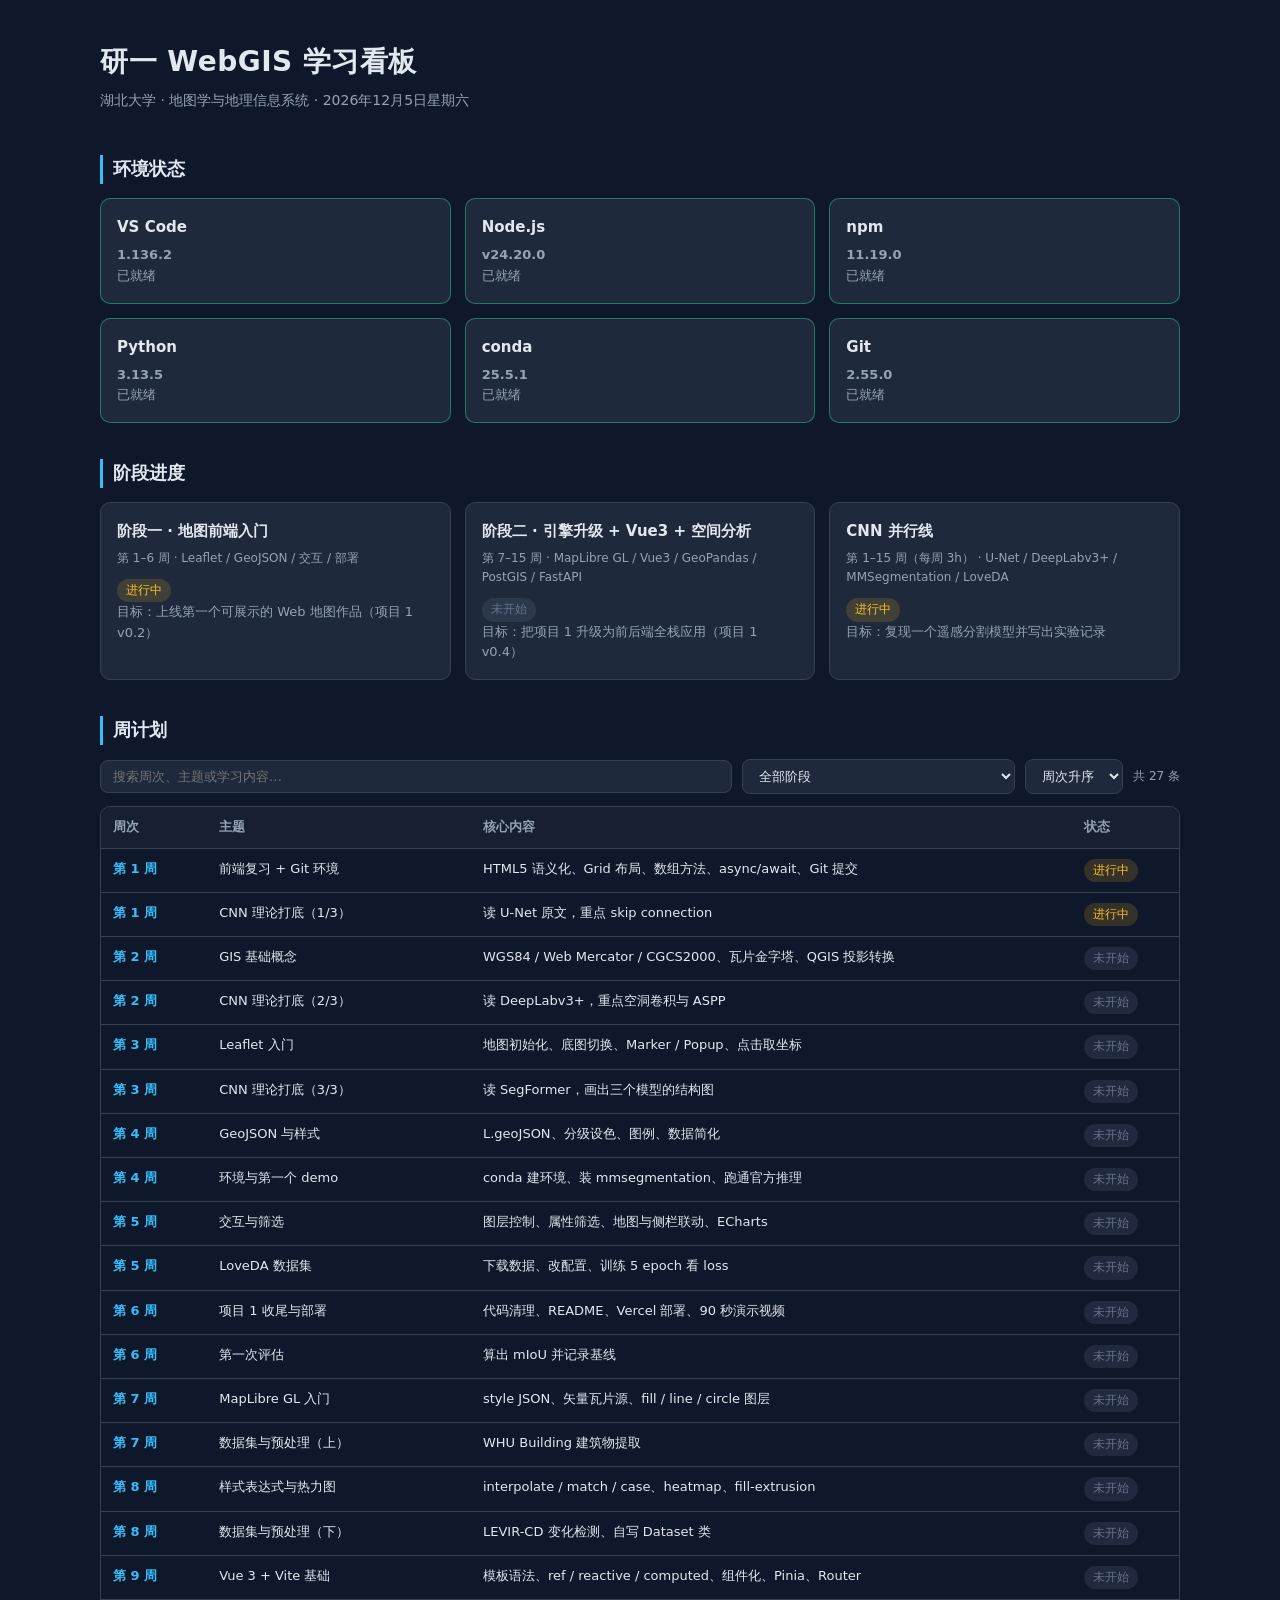
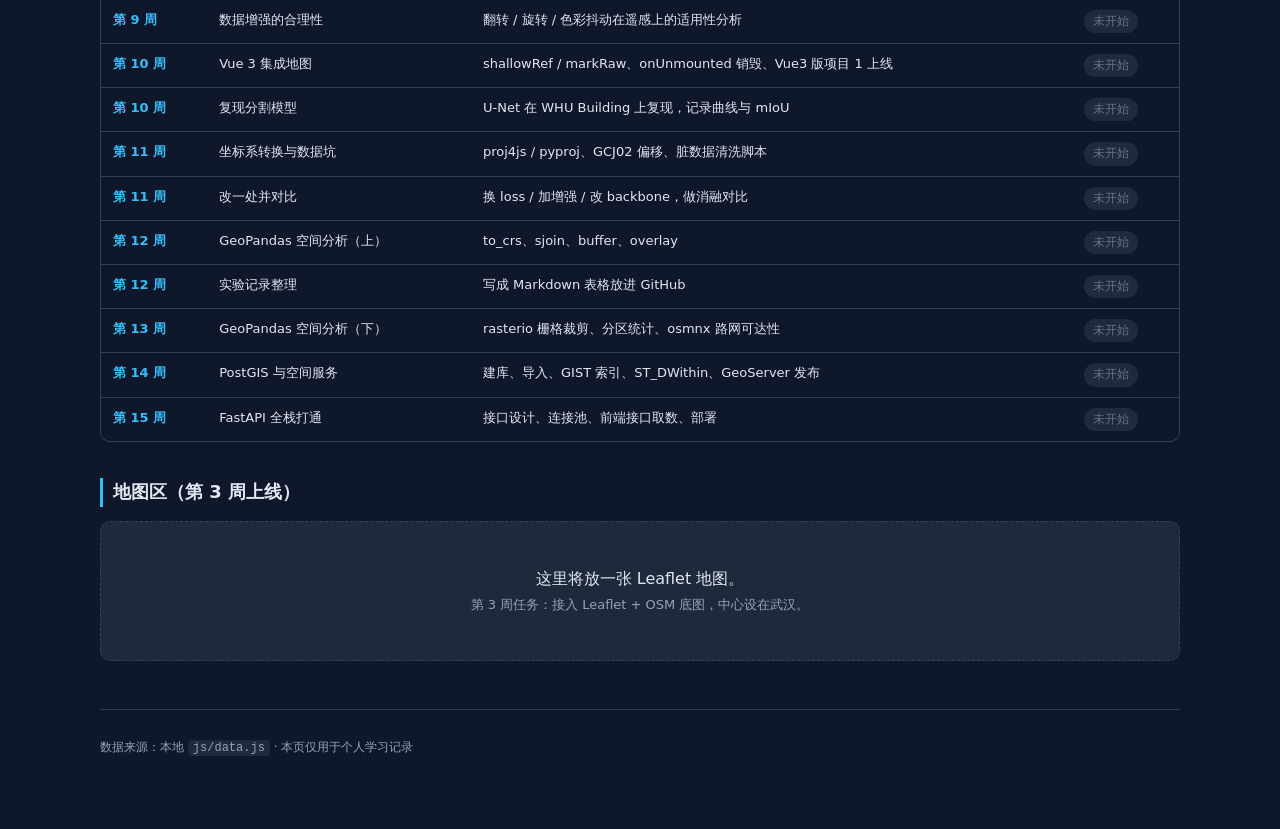
<file: index.html>
<!DOCTYPE html>
<html lang="zh-CN">
<head>
  <meta charset="UTF-8" />
  <meta name="viewport" content="width=device-width, initial-scale=1.0" />
  <title>研一 WebGIS 学习看板</title>
  <link rel="stylesheet" href="./css/style.css" />
</head>
<body>
  <header class="site-header">
    <h1>研一 WebGIS 学习看板</h1>
    <p class="subtitle">
      湖北大学 · 地图学与地理信息系统 ·
      <span id="today"></span>
    </p>
  </header>

  <main>
    <!-- 1. 环境状态：JS 往这里插卡片 -->
    <section class="block">
      <h2>环境状态</h2>
      <div id="env-grid" class="card-grid"></div>
    </section>

    <!-- 2. 阶段进度：JS 往这里插卡片 -->
    <section class="block">
      <h2>阶段进度</h2>
      <div id="phase-grid" class="card-grid"></div>
    </section>

    <!-- 3. 周计划表：支持搜索 / 筛选 / 排序 -->
    <section class="block">
      <h2>周计划</h2>

      <div class="toolbar">
        <input
          id="search-input"
          type="search"
          placeholder="搜索周次、主题或学习内容…"
          aria-label="搜索周计划"
        />
        <select id="phase-select" aria-label="按阶段筛选">
          <option value="all">全部阶段</option>
          <option value="1">阶段一 · 地图前端入门</option>
          <option value="2">阶段二 · 引擎升级 + Vue3 + 空间分析</option>
          <option value="3">CNN 并行线</option>
        </select>
        <select id="sort-select" aria-label="排序方式">
          <option value="asc">周次升序</option>
          <option value="desc">周次降序</option>
        </select>
        <span id="result-count" class="result-count"></span>
      </div>

      <div class="table-wrap">
        <table class="roadmap-table">
          <thead>
            <tr>
              <th>周次</th>
              <th>主题</th>
              <th>核心内容</th>
              <th>状态</th>
            </tr>
          </thead>
          <tbody id="roadmap-body"></tbody>
        </table>
      </div>
    </section>

    <!-- 4. 地图占位：第 3 周替换成真正的 Leaflet 地图 -->
    <section class="block">
      <h2>地图区（第 3 周上线）</h2>
      <div id="map-placeholder" class="map-placeholder">
        <p>这里将放一张 Leaflet 地图。</p>
        <p class="muted">第 3 周任务：接入 Leaflet + OSM 底图，中心设在武汉。</p>
      </div>
    </section>
  </main>

  <footer class="site-footer">
    <p>
      数据来源：本地 <code>js/data.js</code> ·
      本页仅用于个人学习记录
    </p>
  </footer>

  <script src="./js/data.js"></script>
  <script src="./js/app.js"></script>
</body>
</html>
</file>
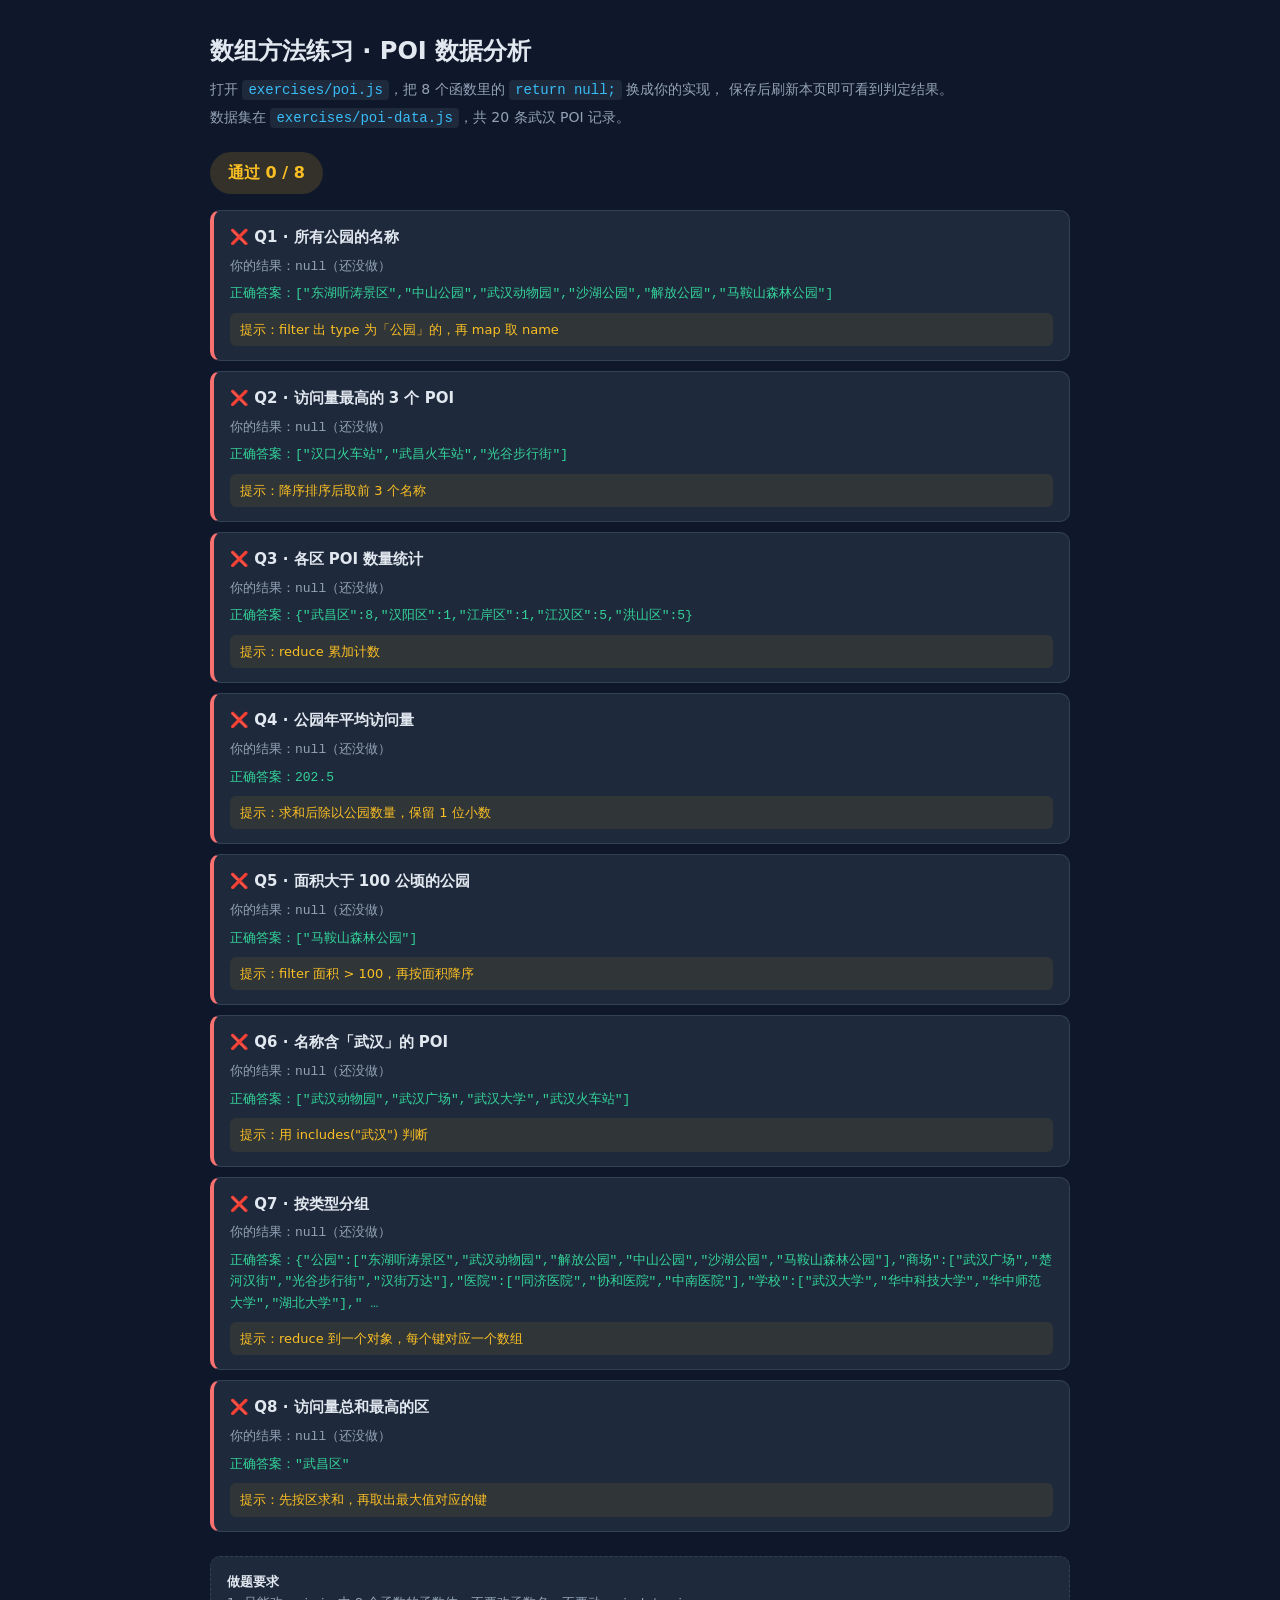
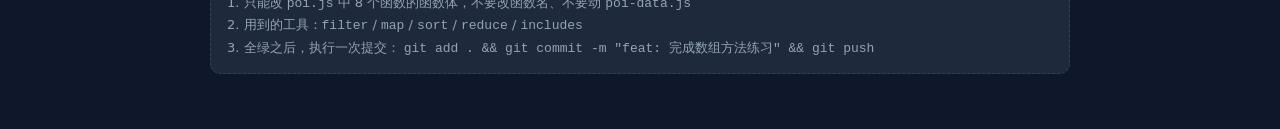
<file: exercises/poi.html>
<!DOCTYPE html>
<html lang="zh-CN">
<head>
  <meta charset="UTF-8" />
  <meta name="viewport" content="width=device-width, initial-scale=1.0" />
  <title>数组方法练习 · POI 数据分析</title>
  <style>
    :root {
      --bg: #0f172a;
      --card: #1e293b;
      --border: #334155;
      --text: #e2e8f0;
      --muted: #94a3b8;
      --ok: #34d399;
      --fail: #f87171;
      --accent: #38bdf8;
    }
    * { box-sizing: border-box; }
    body {
      margin: 0;
      padding: 32px 20px 60px;
      background: var(--bg);
      color: var(--text);
      font-family: "Segoe UI", "Microsoft YaHei", system-ui, sans-serif;
      line-height: 1.65;
    }
    .wrap { max-width: 860px; margin: 0 auto; }
    h1 { margin: 0 0 6px; font-size: 24px; }
    .lead { color: var(--muted); font-size: 14px; margin: 0 0 4px; }
    .lead code {
      background: var(--card);
      padding: 2px 6px;
      border-radius: 4px;
      color: var(--accent);
    }
    #summary {
      display: inline-block;
      margin: 18px 0 6px;
      padding: 8px 18px;
      border-radius: 999px;
      font-weight: 700;
      font-size: 16px;
    }
    #summary.doing { background: rgba(251,191,36,.15); color: #fbbf24; }
    #summary.done  { background: rgba(52,211,153,.15); color: var(--ok); }
    #results { margin-top: 10px; }
    .q {
      background: var(--card);
      border: 1px solid var(--border);
      border-left-width: 4px;
      border-radius: 10px;
      padding: 14px 16px;
      margin-bottom: 10px;
    }
    .q.pass { border-left-color: var(--ok); }
    .q.fail { border-left-color: var(--fail); }
    .q-head { font-weight: 600; font-size: 15px; }
    .q-detail {
      margin-top: 6px;
      font-size: 13px;
      color: var(--muted);
      word-break: break-all;
      font-family: Consolas, "Courier New", monospace;
    }
    .q-detail.err { color: var(--fail); }
    .q-detail.exp { color: var(--ok); }
    .q-hint {
      margin-top: 8px;
      font-size: 13px;
      color: #fbbf24;
      background: rgba(251,191,36,.08);
      border-radius: 6px;
      padding: 6px 10px;
    }
    .tip {
      margin-top: 24px;
      padding: 14px 16px;
      background: var(--card);
      border: 1px dashed var(--border);
      border-radius: 10px;
      font-size: 13px;
      color: var(--muted);
    }
    .tip strong { color: var(--text); }
    a { color: var(--accent); }
  </style>
</head>
<body>
  <div class="wrap">
    <h1>数组方法练习 · POI 数据分析</h1>
    <p class="lead">
      打开 <code>exercises/poi.js</code>，把 8 个函数里的 <code>return null;</code> 换成你的实现，
      保存后刷新本页即可看到判定结果。
    </p>
    <p class="lead">
      数据集在 <code>exercises/poi-data.js</code>，共 20 条武汉 POI 记录。
    </p>

    <div id="summary">加载中…</div>
    <div id="results"></div>

    <div class="tip">
      <strong>做题要求</strong><br />
      1. 只能改 <code>poi.js</code> 中 8 个函数的函数体，不要改函数名、不要动 <code>poi-data.js</code><br />
      2. 用到的工具：<code>filter</code> / <code>map</code> / <code>sort</code> / <code>reduce</code> / <code>includes</code><br />
      3. 全绿之后，执行一次提交：
      <code>git add . &amp;&amp; git commit -m "feat: 完成数组方法练习" &amp;&amp; git push</code>
    </div>
  </div>

  <script src="./poi-data.js"></script>
  <script src="./poi.js"></script>
</body>
</html>
</file>
<file: css/style.css>
/* ==========================================================================
   研一 WebGIS 学习看板 · 样式
   第 1 周重点：Grid 布局 + 媒体查询（窄屏卡片自动堆叠）
   ========================================================================== */

:root {
  --bg: #0f172a;
  --bg-soft: #1e293b;
  --bg-card: #1e293b;
  --border: #334155;
  --text: #e2e8f0;
  --text-muted: #94a3b8;
  --accent: #38bdf8;
  --accent-soft: rgba(56, 189, 248, 0.12);
  --ok: #34d399;
  --doing: #fbbf24;
  --todo: #64748b;
  --radius: 10px;
}

* {
  box-sizing: border-box;
}

body {
  margin: 0;
  padding: 0 20px 60px;
  background: var(--bg);
  color: var(--text);
  font-family: "Segoe UI", "Microsoft YaHei", system-ui, sans-serif;
  line-height: 1.6;
}

/* ---------- 页头 ---------- */

.site-header {
  max-width: 1080px;
  margin: 0 auto;
  padding: 40px 0 8px;
}

.site-header h1 {
  margin: 0 0 4px;
  font-size: 28px;
  letter-spacing: 0.5px;
}

.subtitle {
  margin: 0;
  color: var(--text-muted);
  font-size: 14px;
}

main {
  max-width: 1080px;
  margin: 0 auto;
}

.block {
  margin-top: 36px;
}

.block h2 {
  margin: 0 0 14px;
  font-size: 18px;
  font-weight: 600;
  padding-left: 10px;
  border-left: 3px solid var(--accent);
}

/* ---------- 卡片网格（本周核心练习点） ---------- */

.card-grid {
  display: grid;
  grid-template-columns: repeat(3, 1fr); /* 桌面：3 列 */
  gap: 14px;
}

.card {
  background: var(--bg-card);
  border: 1px solid var(--border);
  border-radius: var(--radius);
  padding: 16px;
}

.card h3 {
  margin: 0 0 6px;
  font-size: 15px;
}

.card .card-meta {
  margin: 0 0 8px;
  font-size: 12px;
  color: var(--text-muted);
}

.card p {
  margin: 0;
  font-size: 13px;
  color: var(--text-muted);
}

.card.is-ok {
  border-color: rgba(52, 211, 153, 0.45);
}

.card.is-todo {
  border-color: var(--border);
}

.value {
  font-size: 20px;
  font-weight: 700;
  color: var(--accent);
}

/* ---------- 工具条 ---------- */

.toolbar {
  display: flex;
  flex-wrap: wrap;
  align-items: center;
  gap: 10px;
  margin-bottom: 12px;
}

.toolbar input[type="search"],
.toolbar select {
  background: var(--bg-soft);
  color: var(--text);
  border: 1px solid var(--border);
  border-radius: 8px;
  padding: 8px 12px;
  font-size: 13px;
  font-family: inherit;
  outline: none;
}

.toolbar input[type="search"] {
  flex: 1 1 240px;
  min-width: 200px;
}

.toolbar input[type="search"]:focus,
.toolbar select:focus {
  border-color: var(--accent);
  box-shadow: 0 0 0 3px var(--accent-soft);
}

.result-count {
  font-size: 12px;
  color: var(--text-muted);
  margin-left: auto;
}

/* ---------- 表格 ---------- */

.table-wrap {
  overflow-x: auto;
  border: 1px solid var(--border);
  border-radius: var(--radius);
}

.roadmap-table {
  width: 100%;
  border-collapse: collapse;
  font-size: 13px;
}

.roadmap-table th,
.roadmap-table td {
  padding: 10px 12px;
  text-align: left;
  border-bottom: 1px solid var(--border);
  vertical-align: top;
}

.roadmap-table thead th {
  background: #172033;
  color: var(--text-muted);
  font-weight: 600;
  white-space: nowrap;
}

.roadmap-table tbody tr:last-child td {
  border-bottom: none;
}

.roadmap-table tbody tr:hover {
  background: rgba(56, 189, 248, 0.05);
}

.week-cell {
  font-weight: 700;
  color: var(--accent);
  white-space: nowrap;
}

/* ---------- 状态标签 ---------- */

.badge {
  display: inline-block;
  padding: 2px 9px;
  border-radius: 999px;
  font-size: 12px;
  white-space: nowrap;
}

.badge.done {
  background: rgba(52, 211, 153, 0.15);
  color: var(--ok);
}

.badge.doing {
  background: rgba(251, 191, 36, 0.15);
  color: var(--doing);
}

.badge.todo {
  background: rgba(100, 116, 139, 0.2);
  color: var(--todo);
}

.empty-row td {
  text-align: center;
  color: var(--text-muted);
  padding: 24px;
}

/* ---------- 地图占位 ---------- */

.map-placeholder {
  border: 1px dashed var(--border);
  border-radius: var(--radius);
  padding: 40px 20px;
  text-align: center;
  background: var(--bg-soft);
}

.map-placeholder p {
  margin: 4px 0;
}

.muted {
  color: var(--text-muted);
  font-size: 13px;
}

/* ---------- 页脚 ---------- */

.site-footer {
  max-width: 1080px;
  margin: 48px auto 0;
  padding-top: 16px;
  border-top: 1px solid var(--border);
  color: var(--text-muted);
  font-size: 12px;
}

code {
  background: var(--bg-soft);
  padding: 1px 5px;
  border-radius: 4px;
  font-size: 12px;
}

/* ==========================================================================
   媒体查询：窄屏卡片自动堆叠（第 1 周练习点）
   ========================================================================== */

@media (max-width: 900px) {
  .card-grid {
    grid-template-columns: repeat(2, 1fr);
  }
}

@media (max-width: 600px) {
  body {
    padding: 0 14px 40px;
  }

  .card-grid {
    grid-template-columns: 1fr;
  }

  .site-header h1 {
    font-size: 22px;
  }

  .result-count {
    margin-left: 0;
  }
}
</file>
